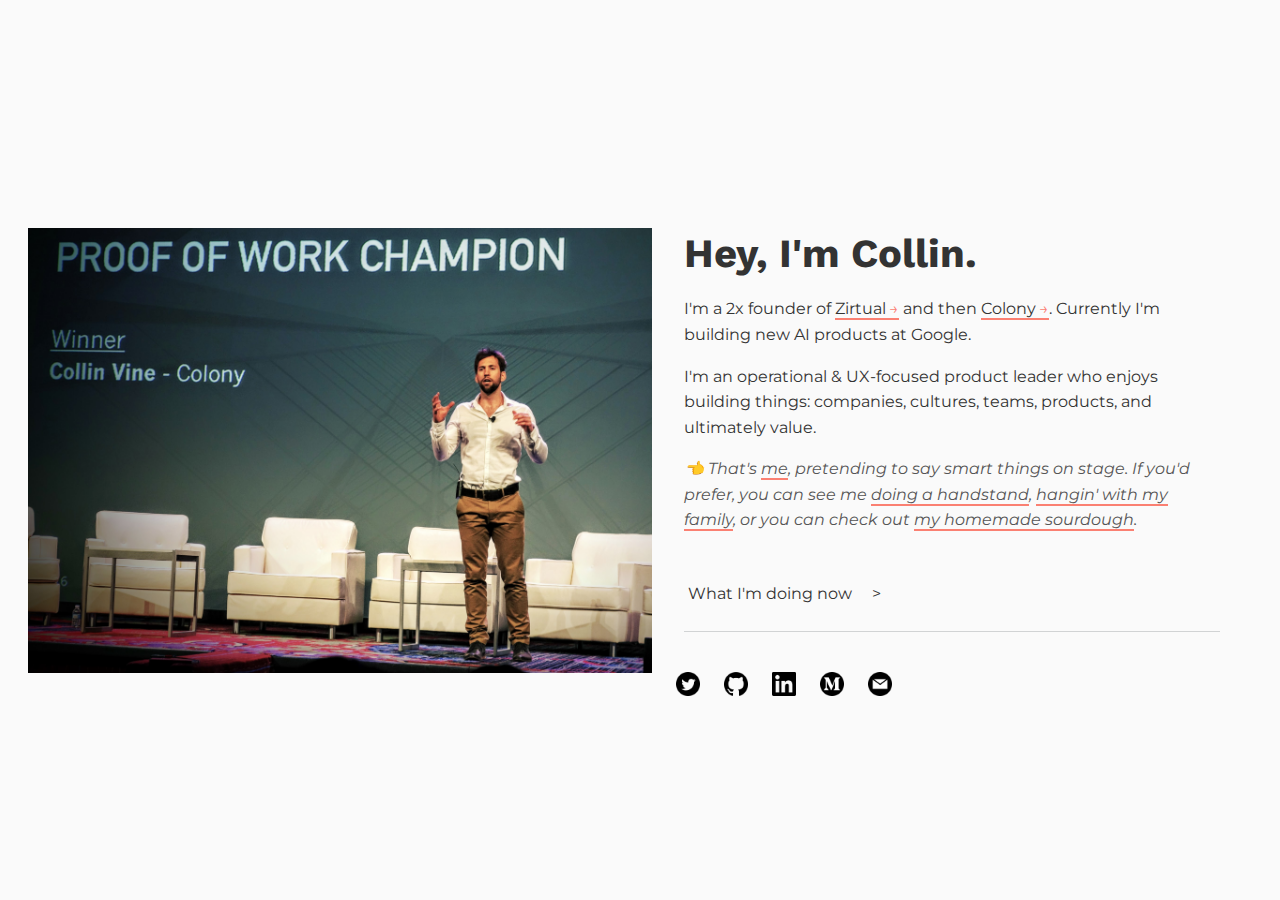
<file: index.html>
<!DOCTYPE html>
<html lang="en">

<head>
  <meta charset="utf-8">
  <meta name="viewport" content="width=device-width, initial-scale=1.0">
  <meta name="description"
    content="Collin Vine is a 2x founder (Zirtual, Colony) and product leader, currently building early stage AI products at Google.">
  <title>Collin Vine</title>

  <!-- Google tag (gtag.js) -->
  <script async src="https://www.googletagmanager.com/gtag/js?id=G-85YE9Q6EFF"></script>
  <script>
    window.dataLayer = window.dataLayer || [];
    function gtag() {dataLayer.push(arguments);}
    gtag('js', new Date());
    gtag('config', 'G-85YE9Q6EFF');
  </script>

  <link href="https://fonts.googleapis.com/css?family=Montserrat|Work+Sans:400,600" rel="stylesheet">
  <link rel="stylesheet" href="main.css">
</head>

<body>
  <section class="landing">
    <div class="image__div">
      <!-- Added descriptive alt text -->
      <img src="img/me.jpg" alt="Collin Vine speaking on stage at a 'Proof of Work Champion' event for Colony."
        class="landing__image" id="mainImage">
    </div>
    <div class="landing__intro">
      <div>
        <h1>
          Hey, I'm Collin.
        </h1>
        <p>
          I'm a 2x founder of <a href="https://zirtual.com" target="_blank" rel="noopener noreferrer"
            class="underline">Zirtual<span class="arrow">→</span></a> and then <a href="https://colony.io"
            target="_blank" rel="noopener noreferrer" class="underline">Colony<span class="arrow">→</span></a>.
          Currently I'm building new AI products at Google.
        </p>
        <p>
          I'm an operational & UX-focused product leader who enjoys building things: companies, cultures, teams,
          products, and ultimately value.
        </p>
        <p class="italic">
          <span id="point">👈</span> That's <span class="underline" id="meTrigger">me</span>, pretending to say smart
          things on stage. If you'd prefer, you can see me <span class="underline" id="handstandTrigger">doing a
            handstand</span>, <span class="underline" id="familyTrigger">hangin' with my family</span>, or you can check
          out <span class="underline" id="sourdoughTrigger">my homemade sourdough</span>.
        </p>
      </div>
      <div class="more">
        <a href="now.html">
          <!-- Changed href to point to the actual file -->
          <div class="now">
            <p>What I'm doing now <span class="more--arrow">></span></p>
          </div>
        </a>
        <!-- Keep work link commented out until page is ready
          <div class="work">
            <p><a href="work.html">My past work and projects <span class="more--arrow">></span></a></p>
          </div>
          -->
      </div>
      <div class="icon-wrapper">
        <div class="icons">
          <div class="icon">
            <a href="https://twitter.com/collinvine" target="_blank" rel="noopener noreferrer"
              aria-label="Twitter Profile">
              <img src="img/icons/twitter.png" alt="Twitter icon">
            </a>
          </div>
          <div class="icon">
            <a href="https://github.com/collinvine" target="_blank" rel="noopener noreferrer"
              aria-label="GitHub Profile">
              <img src="img/icons/github.png" alt="GitHub icon">
            </a>
          </div>
          <div class="icon">
            <a href="https://www.linkedin.com/in/collinvine/" target="_blank" rel="noopener noreferrer"
              aria-label="LinkedIn Profile">
              <img src="img/icons/li.png" alt="LinkedIn icon">
            </a>
          </div>
          <div class="icon">
            <a href="https://medium.com/@collinvine" target="_blank" rel="noopener noreferrer"
              aria-label="Medium Profile">
              <img src="img/icons/medium.png" alt="Medium icon">
            </a>
          </div>
          <div class="icon">
            <a href="mailto:collinvine@gmail.com" aria-label="Send Email">
              <img src="img/icons/email.png" alt="Email icon">
            </a>
          </div>
        </div>
      </div>
    </div>
  </section>

  <!-- Script placed before closing </body> for better performance -->
  <script src="code.js"></script>
</body>

</html>
</file>
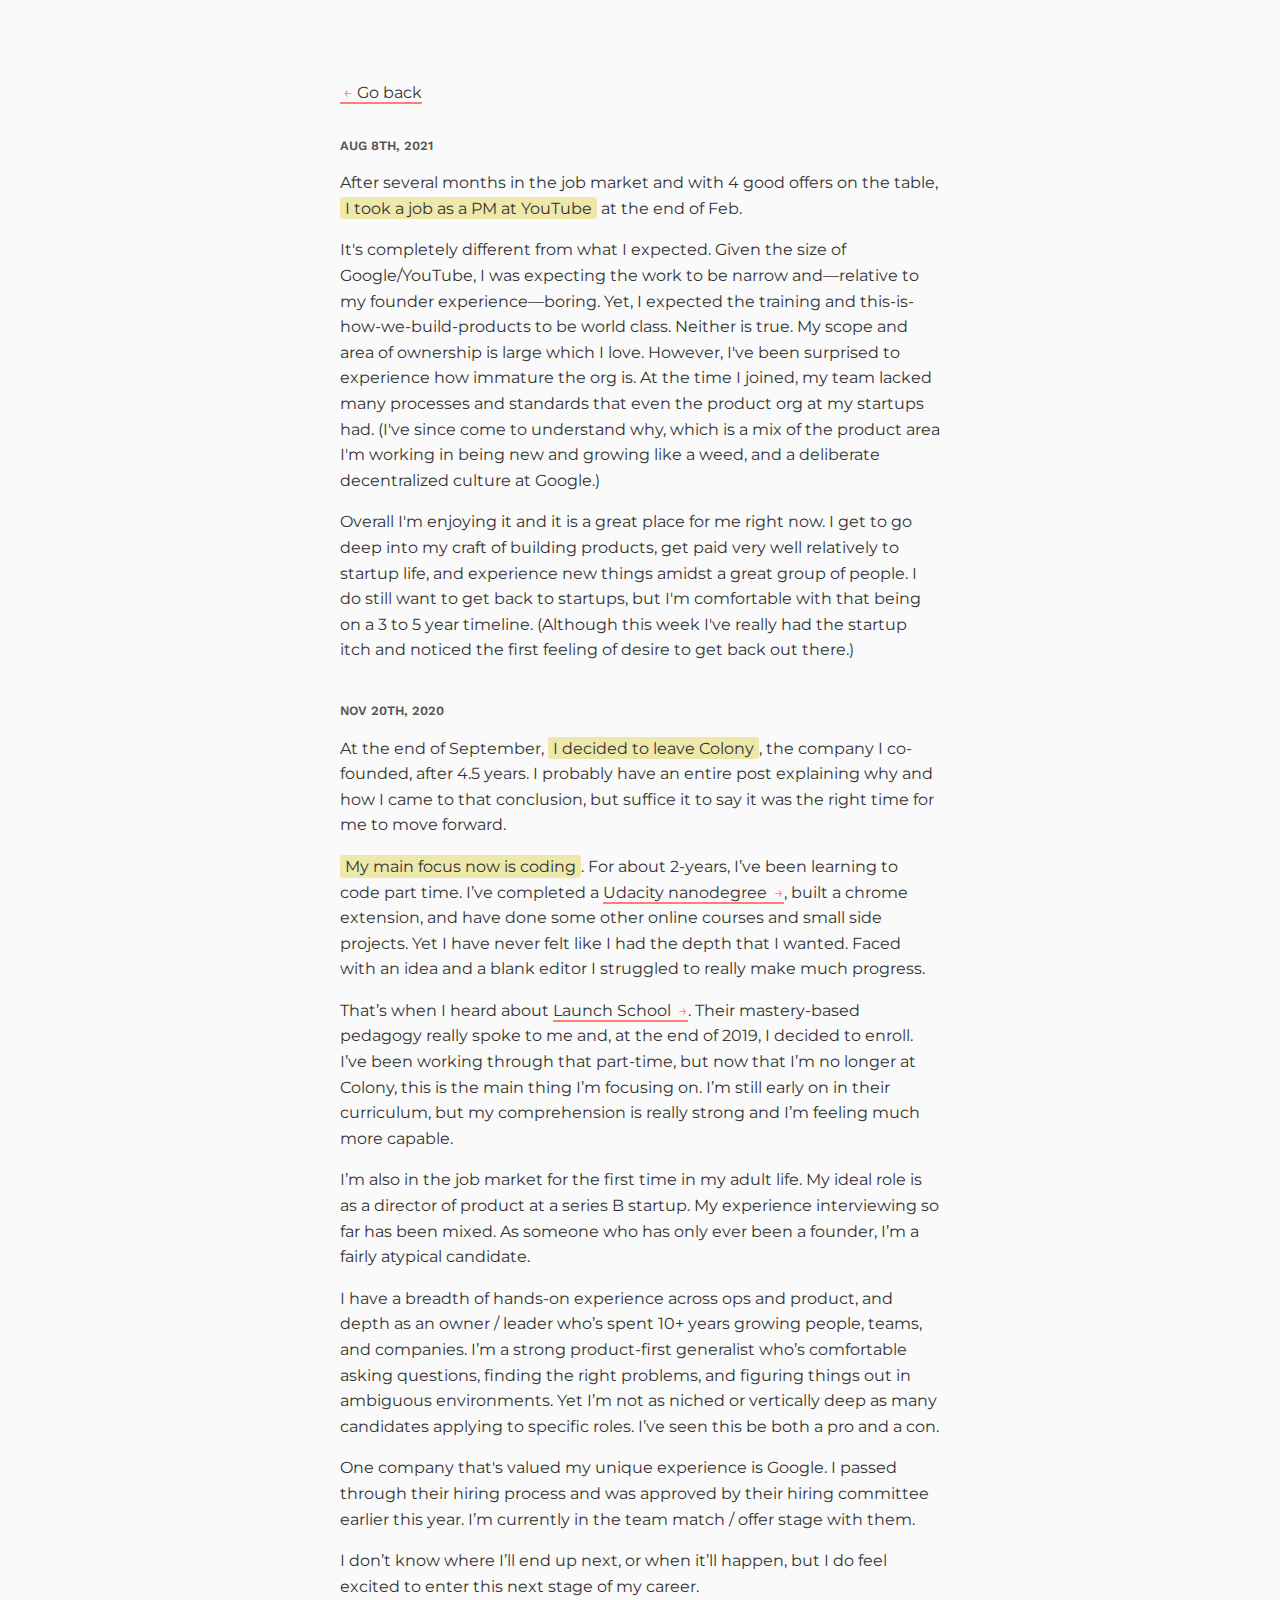
<file: now.html>
<!DOCTYPE html>
<html lang="en">

<head>
  <meta charset="UTF-8">
  <meta name="viewport" content="width=device-width, initial-scale=1.0">
  <meta name="description" content="What Collin Vine is currently focused on, updated periodically.">
  <title>Collin Vine | Now</title>

  <!-- Google tag (gtag.js) -->
  <script async src="https://www.googletagmanager.com/gtag/js?id=G-85YE9Q6EFF"></script>
  <script>
    window.dataLayer = window.dataLayer || [];
    function gtag() {dataLayer.push(arguments);}
    gtag('js', new Date());
    gtag('config', 'G-85YE9Q6EFF');
  </script>

  <link href="https://fonts.googleapis.com/css?family=Montserrat|Work+Sans:400,600,900" rel="stylesheet">
  <link rel="stylesheet" href="main.css">
</head>

<body>
  <main class="now__main-content">
    <div class="back-button">
      <a href="/" class="underline"><span class="arrow">←</span> Go back</a>
    </div>

    <article>
      <header>
        <h3 class="date">Aug 8th, 2021</h3>
      </header>
      <div class="update">
        <p>After several months in the job market and with 4 good offers on the table, <span class="label--highlight">I
            took a job as a PM at YouTube</span> at the end of Feb.</p>
        <p>It's completely different from what I expected. Given the size of Google/YouTube, I was expecting the work to
          be narrow and—relative to my founder experience—boring. Yet, I expected the training and
          this-is-how-we-build-products to be world class. Neither is true. My scope and
          area of ownership is large which I love. However, I've been surprised to experience how immature the org
          is. At the time I joined, my team lacked many processes and standards that even the product org at my
          startups had. (I've since come to understand why, which is a mix of the product area I'm working in being new
          and growing like a weed, and a deliberate decentralized culture at Google.)</p>
        <p>Overall I'm enjoying it and it is a great place for me right now. I get
          to go deep into my craft of building products, get paid very well relatively to startup life, and experience
          new things amidst a great group of people. I do still want to get back to startups, but I'm comfortable with
          that being on a 3 to 5 year timeline. (Although this week I've really had the
          startup itch and noticed the first feeling of desire to get back out there.)</p>
      </div>
    </article>

    <article>
      <header>
        <h3 class="date">Nov 20th, 2020</h3>
      </header>
      <div class="update">
        <p>At the end of September, <span class="label--highlight">I decided to leave Colony</span>, the company I
          co-founded, after 4.5 years. I probably have an entire post explaining why and how I came to that conclusion,
          but suffice it to say it was the right time for me to move forward.</p>
        <p><span class="label--highlight">My main focus now is coding</span>. For about 2-years, I’ve been learning to
          code part time. I’ve completed a <a
            href="https://www.udacity.com/course/front-end-web-developer-nanodegree--nd0011" target="_blank"
            rel="noopener noreferrer" class="underline">Udacity nanodegree <span class="arrow">→</span></a>, built a
          chrome extension, and have done some other online courses and small side projects. Yet I have never felt like
          I had the depth that I wanted. Faced with an idea and a blank editor I struggled to really make much progress.
        </p>
        <p>That’s when I heard about <a href="https://launchschool.com/" target="_blank" rel="noopener noreferrer"
            class="underline">Launch School <span class="arrow">→</span></a>. Their mastery-based pedagogy really spoke
          to me and, at the end of 2019, I decided to enroll. I’ve been working through that part-time, but now that I’m
          no longer at Colony, this is the main thing I’m focusing on. I’m still early on in their curriculum, but my
          comprehension is really strong and I’m feeling much more capable.</p>
        <p>I’m also in the job market for the first time in my adult life. My
          ideal role is as a director of product at a series B startup. My experience interviewing so far has been
          mixed. As someone who has only ever been a founder, I’m a fairly atypical candidate.</p>
        <p>I have a breadth of hands-on experience across ops and product, and depth as an owner / leader who’s spent
          10+ years growing people, teams, and companies. I’m a strong product-first generalist who’s comfortable asking
          questions, finding the right problems, and figuring things out in ambiguous environments. Yet I’m not as
          niched or vertically deep as many candidates applying to specific roles. I’ve seen this be both a pro and a
          con.</p>
        <p>One company that's valued my unique experience is Google. I passed
          through their hiring process and was approved by their hiring committee earlier this year. I’m currently in
          the team match / offer stage with them.</p>
        <p>I don’t know where I’ll end up next, or when it’ll happen, but I do feel excited to enter this next stage of
          my career.</p>
      </div>
    </article>
  </main>
</body>

</html>
</file>
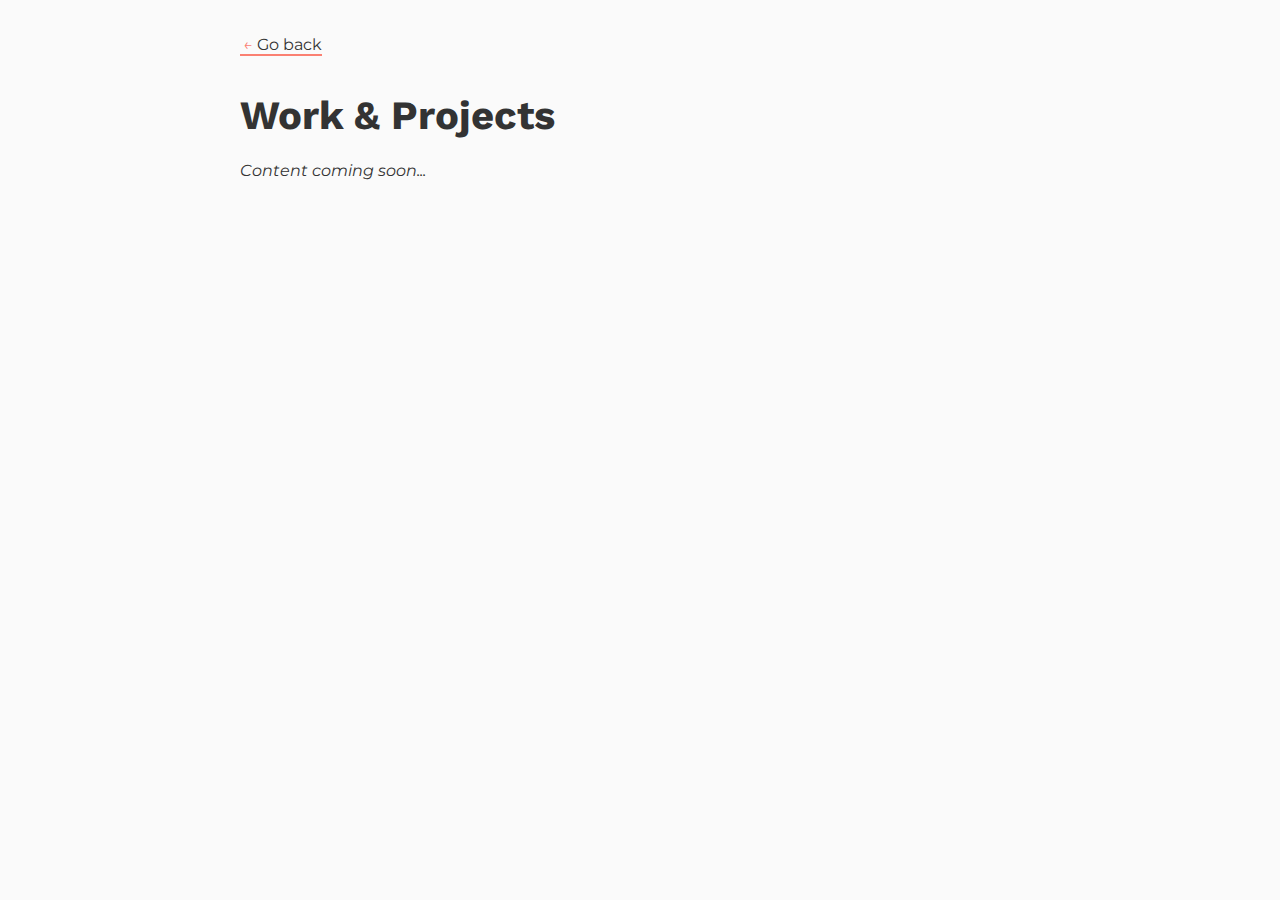
<file: work.html>
<!DOCTYPE html>
<html lang="en">

<head>
  <meta charset="UTF-8">
  <meta name="viewport" content="width=device-width, initial-scale=1.0">
  <meta name="description" content="Past work and projects by Collin Vine. (Content coming soon)">
  <title>Collin Vine | Work</title>

  <!-- Google tag (gtag.js) -->
  <script async src="https://www.googletagmanager.com/gtag/js?id=G-85YE9Q6EFF"></script>
  <script>
    window.dataLayer = window.dataLayer || [];
    function gtag() {dataLayer.push(arguments);}
    gtag('js', new Date());
    gtag('config', 'G-85YE9Q6EFF');
  </script>

  <link href="https://fonts.googleapis.com/css?family=Montserrat|Work+Sans:400,600" rel="stylesheet">
  <link rel="stylesheet" href="main.css">
</head>

<body>
  <!-- Using a more descriptive container -->
  <main class="work__main-content" style="padding: 2rem; max-width: 800px; margin: auto;">
    <div class="back-button" style="margin-bottom: 2rem;">
      <!-- Use proper arrow character or keep span -->
      <a href="/" class="underline"><span class="arrow">←</span> Go back</a>
    </div>
    <h1>Work & Projects</h1>
    <p><em>Content coming soon...</em></p>
    <!-- Add actual work/project details here when ready -->
  </main>

</body>

</html>
</file>
<file: main.css>
/* PAGE SETUP */
:root {
  /* Define colors as CSS variables for easy maintenance */
  --background-color: rgb(250, 250, 250);
  --text-color: #333;
  /* Assuming a default dark grey, adjust if needed */
  --primary-accent-color: salmon;
  --secondary-accent-color: palegoldenrod;
  --border-color: #d1d3d4;
  --link-hover-text: black;

  /* Font stacks */
  --font-body: 'Montserrat', sans-serif;
  --font-heading: 'Work Sans', sans-serif;

  /* Base font size for rem calculation */
  --base-font-size: 16px;
}

html {
  font-size: var(--base-font-size);
  scroll-behavior: smooth;
}

body {
  margin: 0;
  font-family: var(--font-body);
  line-height: 1.6;
  /* Slightly increased line-height for readability */
  color: var(--text-color);
  background-color: var(--background-color);
  transition: background-color 0.8s;
  /* Transition only background-color */
}

h1,
h2,
h3,
h4,
h5,
h6 {
  font-family: var(--font-heading);
  line-height: 1.3;
  /* Adjust heading line-height */
  margin-top: 1.5rem;
  /* Consistent top margin */
  margin-bottom: 1rem;
  /* Consistent bottom margin */
}

h1 {
  font-size: 2.5rem;
  /* Example using rem */
}

h3 {
  font-size: 1.25rem;
  /* Example using rem */
}

p {
  margin-bottom: 1rem;
  /* Consistent paragraph spacing */
}

a {
  color: inherit;
  /* Default link color inherits from parent */
  text-decoration: none;
  /* Remove default underline */
}

/* INDEX.HTML STYLES */
.landing {
  min-height: 100vh;
  /* Use min-height to prevent content overflow issues */
  display: flex;
  align-items: center;
  justify-content: center;
  /* Center content horizontally */
  padding: 1rem;
  /* Add some padding for smaller screens */
  box-sizing: border-box;
  /* Include padding in height calculation */
}

.image__div {
  flex: 1 1 50%;
  /* Allow image div to grow and shrink */
  max-width: 50%;
  /* Limit image width on larger screens */
  height: auto;
  /* Adjust height automatically */
  max-height: 90vh;
  /* Prevent image from being too tall */
  display: flex;
  /* Center image vertically/horizontally if needed */
  justify-content: center;
  align-items: center;
}

.landing__image {
  max-width: 100%;
  /* Ensure image scales down */
  max-height: 100%;
  /* Ensure image scales down */
  height: auto;
  /* Maintain aspect ratio */
  width: auto;
  /* Maintain aspect ratio */
  object-fit: contain;
  /* Keep contain, but dimensions are now more flexible */
  display: block;
  /* Remove potential extra space below image */
}

.landing__intro {
  flex: 1 1 50%;
  /* Allow text div to grow and shrink */
  max-width: 600px;
  padding: 0 2rem;
  /* Use rem for padding */
  box-sizing: border-box;
}

.italic {
  font-style: italic;
  color: #555;
  /* Slightly muted color for italic text */
}

.arrow {
  color: var(--primary-accent-color);
  transition: all 0.2s ease-in-out;
  margin-left: 0.2em;
  /* Use em for spacing relative to font size */
  display: inline-block;
  /* Ensure transforms/margins work correctly */
}

.underline {
  cursor: pointer;
  border-bottom: 2px solid var(--primary-accent-color);
  transition: background-color 0.2s ease-in-out, color 0.2s ease-in-out;
  /* Smooth transitions */
}

.underline:hover,
.underline:focus {
  /* Add focus state for accessibility */
  background-color: var(--primary-accent-color);
  color: var(--link-hover-text);
  /* Ensure text is readable on hover */
  outline: none;
  /* Optional: remove default focus outline if custom style is sufficient */
}

.underline:hover>.arrow {
  color: var(--link-hover-text);
  margin-left: 0.5em;
  /* Increase margin on hover */
}

.icon-wrapper {
  margin-top: 2.5rem;
  /* Use rem */
}

.icons {
  display: flex;
  flex-wrap: wrap;
  /* Allow icons to wrap on small screens */
  gap: 1.5rem;
  /* Use gap for spacing between icons */
  margin-left: -0.5rem;
  /* Adjust alignment if needed */
}

.icon {
  margin: 0;
  /* Remove margin, using gap now */
}

.icon img {
  width: 24px;
  height: 24px;
  display: block;
  /* Remove potential extra space */
  transition: transform 0.2s ease-in-out;
  /* Add subtle hover effect */
}

.icon a:hover img,
.icon a:focus img {
  transform: scale(1.1);
  /* Slightly enlarge icon on hover/focus */
}

.more {
  margin: 1.5rem 0;
  /* Use rem */
}

.now,
.work {
  /* Combine styles for .now and .work if they are identical */
  display: flex;
  align-items: center;
  border-bottom: 1px solid var(--border-color);
  padding: 0.5rem 0.25rem;
  /* Use rem */
  transition: background-color 0.2s ease-in-out;
}

.more--arrow {
  margin-left: 1em;
  display: inline-block;
  /* Ensure transitions work */
  transition: margin-left 0.2s ease-in-out;
}

.now:hover,
.work:hover,
.now:focus,
/* Add focus state */
.work:focus {
  background-color: var(--primary-accent-color);
  cursor: pointer;
  color: var(--link-hover-text);
  /* Ensure text readability */
  outline: none;
}

.now:hover .more--arrow,
.work:hover .more--arrow,
.now:focus .more--arrow,
.work:focus .more--arrow {
  margin-left: 1.5em;
  /* Increase arrow margin on hover/focus */
  color: var(--link-hover-text);
}

/* NOW PAGE STYLES */
.now__main-content {
  max-width: 600px;
  margin: 5rem auto;
  /* Use rem and provide top/bottom margin */
  padding: 0 1.25rem;
  /* Use rem */
}

.back-button {
  margin-bottom: 2rem;
  /* Use rem */
}

.date {
  text-transform: uppercase;
  font-size: 0.8rem;
  /* Use rem */
  font-weight: 600;
  /* Make date slightly bolder */
  color: #555;
  /* Muted color for date */
  margin-bottom: 0.5rem;
}

.update {
  margin-bottom: 2.5rem;
  /* Space between update sections */
}

.label--highlight {
  background-color: var(--secondary-accent-color);
  padding: 0.1em 0.3em;
  /* Use em for padding relative to font size */
  border-radius: 3px;
  /* Slightly rounded corners */
}

/* RESPONSIVENESS */
@media only screen and (max-width: 940px) {
  .landing {
    flex-direction: column;
    height: auto;
    /* Allow height to adjust to content */
    min-height: 100vh;
    padding-top: 2rem;
    /* Add padding top on mobile */
    justify-content: flex-start;
    /* Align content to top */
  }

  .image__div {
    max-width: 80%;
    /* Allow image to be wider on mobile */
    order: 1;
    /* Show image first */
    margin-bottom: 2rem;
    max-height: 40vh;
    /* Limit image height */
  }

  .landing__intro {
    max-width: 100%;
    /* Full width on mobile */
    order: 2;
    /* Show text second */
    padding: 0 1rem;
    /* Adjust padding */
  }

  .icon-wrapper {
    margin-top: 2rem;
  }

  .icons {
    justify-content: center;
    /* Center icons on mobile */
    gap: 1rem;
  }
}

@media only screen and (max-width: 640px) {
  h1 {
    font-size: 2rem;
    /* Slightly smaller h1 on small screens */
  }

  /* Add any other fine-tuning for very small screens */
}
</file>
